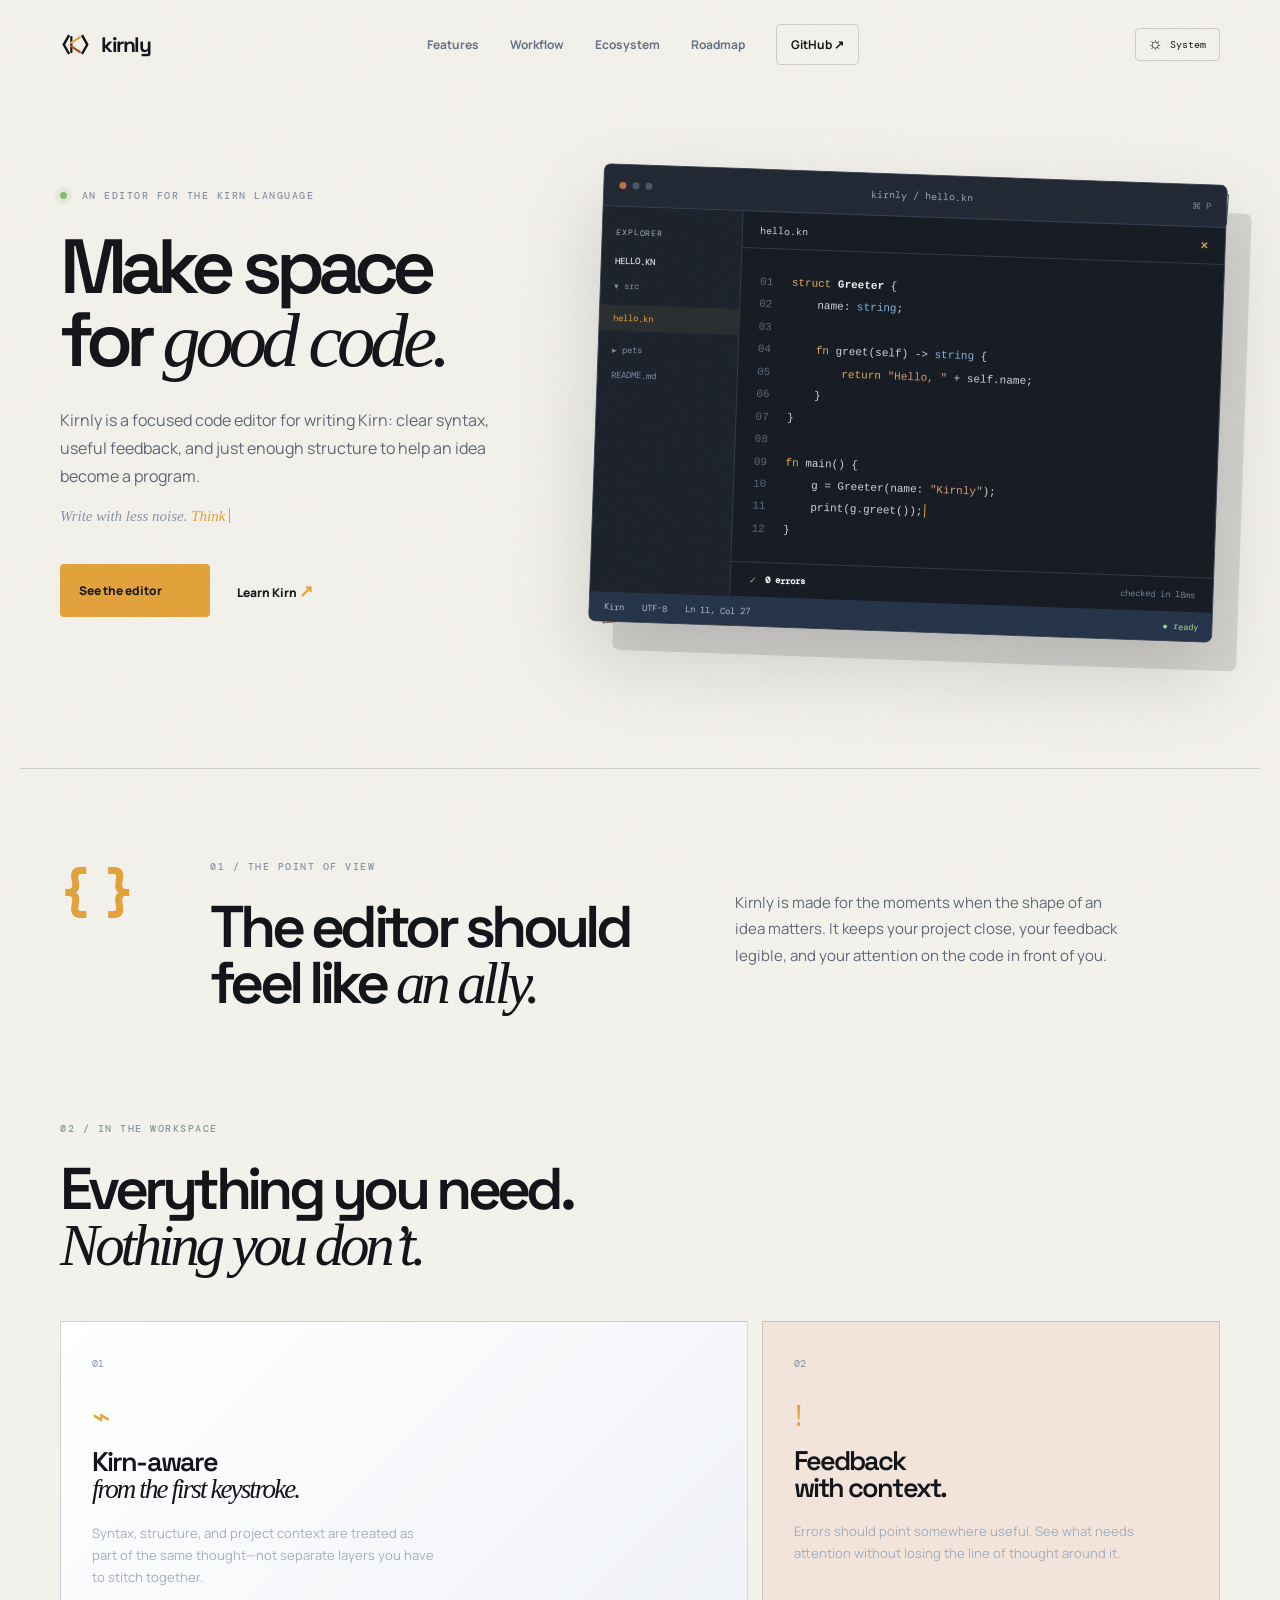
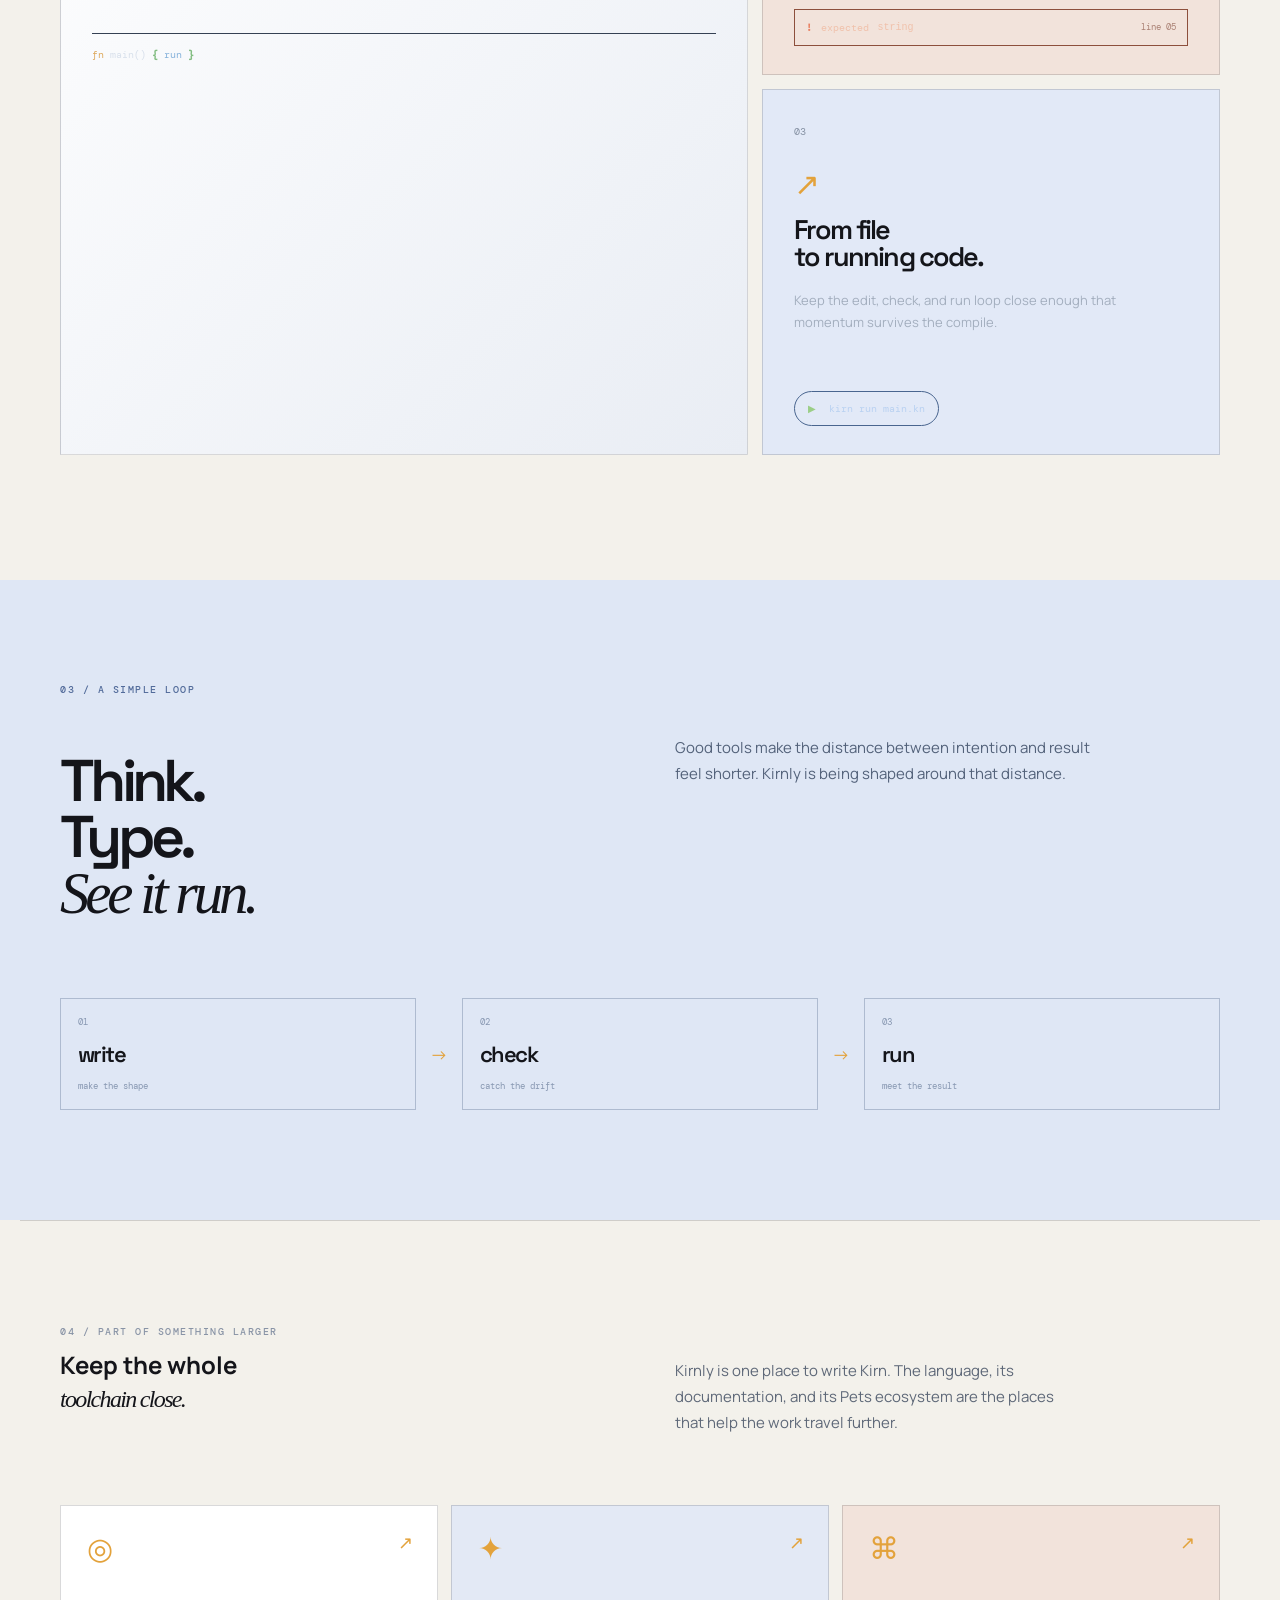
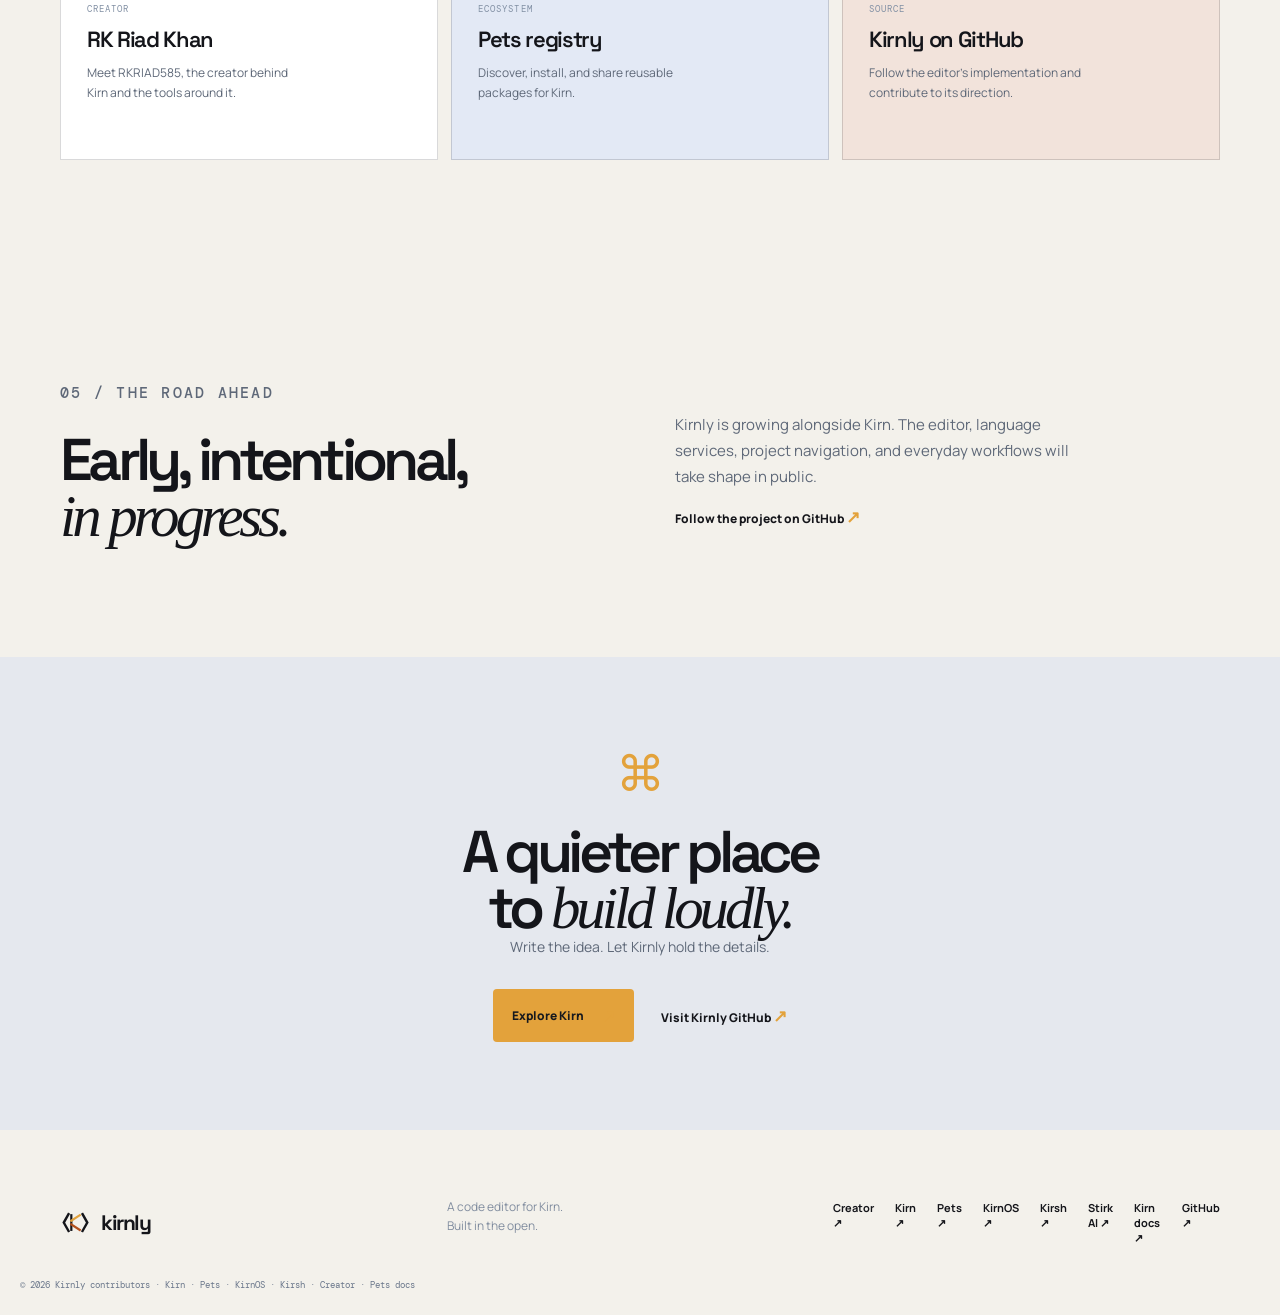
<file: index.html>
<!doctype html>
<html lang="en">
<head>
  <meta charset="UTF-8"><meta name="viewport" content="width=device-width,initial-scale=1">
  <meta name="description" content="Kirnly is a focused code editor for Kirn: write expressive code, see diagnostics in context, and move from idea to running program."
  ><meta name="keywords" content="Kirnly code editor, Kirn editor, Kirn programming language IDE, code editor for Kirn, RK Riad Khan">
  <meta name="author" content="Kirnly contributors"><meta name="robots" content="index, follow, max-image-preview:large"><link rel="canonical" href="https://kirnly.github.io/"><meta name="theme-color" content="#11151d">
  <title>Kirnly — a calm code editor for Kirn</title>
  <meta property="og:type" content="website"><meta property="og:site_name" content="Kirnly"><meta property="og:title" content="Kirnly — a calm code editor for Kirn"><meta property="og:description" content="Write Kirn with a focused editor, useful diagnostics, and a workflow that stays out of your way."><meta property="og:url" content="https://kirnly.github.io/"><meta property="og:image" content="https://kirnly.github.io/Kirnly-logos/logo-on-dark-mode-1280x640.png"><meta property="og:image:alt" content="Kirnly code editor">
  <meta name="twitter:card" content="summary_large_image"><meta name="twitter:title" content="Kirnly — a calm code editor for Kirn"><meta name="twitter:description" content="Write Kirn. See clearly. Run what you make."><meta name="twitter:image" content="https://kirnly.github.io/Kirnly-logos/logo-on-dark-mode-1280x640.png"><meta name="twitter:image:alt" content="Kirnly code editor">
  <link rel="icon" type="image/svg+xml" href="Kirnly-logos/favicon-on-light-mode.svg"><link rel="preconnect" href="https://fonts.googleapis.com"><link rel="preconnect" href="https://fonts.gstatic.com" crossorigin><link href="https://fonts.googleapis.com/css2?family=DM+Mono:wght@400;500&family=Manrope:wght@400;500;600;700;800&family=Space+Grotesk:wght@500;600;700&display=swap" rel="stylesheet"><link rel="stylesheet" href="styles.css">
</head>
<body><div class="noise" aria-hidden="true"></div><header class="site-header"><a class="brand" href="#top"><img src="Kirnly-logos/icon-on-dark-mode.svg" alt=""><span>kirnly</span></a><nav aria-label="Main navigation"><a href="#features">Features</a><a href="#workflow">Workflow</a><a href="#ecosystem">Ecosystem</a><a href="#roadmap">Roadmap</a><a class="github" href="https://github.com/kirnly" target="_blank" rel="noreferrer">GitHub ↗</a></nav><div class="header-tools"><button class="theme-toggle" type="button" aria-label="Use system theme" title="Use system theme"><span class="theme-icon" aria-hidden="true">☼</span><span class="theme-label">System</span></button><button class="menu" aria-label="Toggle navigation" aria-expanded="false"><i></i><i></i></button></div></header>
<main id="top">
<section class="hero shell"><div class="hero-copy"><p class="eyebrow"><span class="live-dot"></span> an editor for the Kirn language</p><h1>Make space<br>for <em>good code.</em></h1><p class="hero-lede">Kirnly is a focused code editor for writing Kirn: clear syntax, useful feedback, and just enough structure to help an idea become a program.</p><p class="hero-typing" aria-live="polite"><span>Write with less noise. </span><strong id="typing-text">Think more clearly.</strong><i class="typing-cursor" aria-hidden="true"></i></p><div class="hero-actions"><a class="button button-copper" href="#editor">See the editor <span>↓</span></a><a class="quiet-link" href="https://rkriad585.github.io/kirn/" target="_blank" rel="noreferrer">Learn Kirn <span>↗</span></a></div></div><div class="editor-stage" id="editor"><div class="editor-window"><div class="window-top"><div class="traffic"><i></i><i></i><i></i></div><span class="window-title">kirnly / hello.kn</span><span class="window-action">⌘ P</span></div><div class="editor-body"><aside class="file-tree"><span class="tree-label">EXPLORER</span><strong>HELLO.KN</strong><span>▾  src</span><span class="active-file">  hello.kn</span><span>▸  pets</span><span>  README.md</span></aside><div class="code-pane"><div class="tab"><span>hello.kn</span><b>×</b></div><pre><code><span class="line-no">01</span> <b>struct</b> <strong>Greeter</strong> {
<span class="line-no">02</span>     name: <i>string</i>;
<span class="line-no">03</span>
<span class="line-no">04</span>     <b>fn</b> greet(self) -&gt; <i>string</i> {
<span class="line-no">05</span>         <b>return</b> <u>"Hello, "</u> + self.name;
<span class="line-no">06</span>     }
<span class="line-no">07</span> }
<span class="line-no">08</span>
<span class="line-no">09</span> <b>fn</b> main() {
<span class="line-no">10</span>     g = Greeter(name: <u>"Kirnly"</u>);
<span class="line-no">11</span>     print(g.greet());<span class="caret"></span>
<span class="line-no">12</span> }</code></pre><div class="diagnostic"><span>✓</span><strong>0 errors</strong><span class="diagnostic-text">checked in 18ms</span></div></div></div><div class="statusbar"><span>Kirn</span><span>UTF-8</span><span>Ln 11, Col 27</span><span class="ready">● ready</span></div></div><div class="stage-label label-top">semantic hints</div><div class="stage-label label-bottom">built for focus</div></div></section>
<section class="manifesto shell"><div class="manifesto-mark">{ }</div><div><p class="eyebrow">01 / the point of view</p><h2>The editor should<br>feel like <em>an ally.</em></h2></div><p>Kirnly is made for the moments when the shape of an idea matters. It keeps your project close, your feedback legible, and your attention on the code in front of you.</p></section>
<section class="features shell" id="features"><div class="section-heading"><p class="eyebrow">02 / in the workspace</p><h2>Everything you need.<br><em>Nothing you don’t.</em></h2></div><div class="feature-grid"><article class="feature feature-main"><span class="feature-no">01</span><div class="feature-symbol">⌁</div><h3>Kirn-aware<br><em>from the first keystroke.</em></h3><p>Syntax, structure, and project context are treated as part of the same thought—not separate layers you have to stitch together.</p><div class="mini-code"><span>fn</span> main() <b>{</b> <i>run</i> <b>}</b></div></article><article class="feature feature-copper"><span class="feature-no">02</span><div class="feature-symbol">!</div><h3>Feedback<br>with context.</h3><p>Errors should point somewhere useful. See what needs attention without losing the line of thought around it.</p><div class="error-line"><b>!</b> expected <code>string</code><span>line 05</span></div></article><article class="feature feature-blue"><span class="feature-no">03</span><div class="feature-symbol">↗</div><h3>From file<br>to running code.</h3><p>Keep the edit, check, and run loop close enough that momentum survives the compile.</p><div class="run-pill"><span>▶</span> kirn run main.kn</div></article></div></section>
<section class="workflow" id="workflow"><div class="shell"><p class="eyebrow">03 / a simple loop</p><div class="workflow-head"><h2>Think.<br>Type.<br><em>See it run.</em></h2><p>Good tools make the distance between intention and result feel shorter. Kirnly is being shaped around that distance.</p></div><div class="workflow-line"><div><span>01</span><strong>write</strong><small>make the shape</small></div><i>→</i><div><span>02</span><strong>check</strong><small>catch the drift</small></div><i>→</i><div><span>03</span><strong>run</strong><small>meet the result</small></div></div></div></section>
<section class="ecosystem shell" id="ecosystem"><div class="ecosystem-head"><div><p class="eyebrow">04 / part of something larger</p><h2>Keep the whole<br><em>toolchain close.</em></h2></div><p>Kirnly is one place to write Kirn. The language, its documentation, and its Pets ecosystem are the places that help the work travel further.</p></div><div class="ecosystem-grid"><a class="ecosystem-card" href="https://rkriad585.github.io" target="_blank" rel="noreferrer"><span class="ecosystem-icon">◎</span><small>CREATOR</small><strong>RK Riad Khan</strong><p>Meet RKRIAD585, the creator behind Kirn and the tools around it.</p><span class="card-arrow">↗</span></a><a class="ecosystem-card" href="https://pets-registry.github.io" target="_blank" rel="noreferrer"><span class="ecosystem-icon">✦</span><small>ECOSYSTEM</small><strong>Pets registry</strong><p>Discover, install, and share reusable packages for Kirn.</p><span class="card-arrow">↗</span></a><a class="ecosystem-card" href="https://github.com/kirnly" target="_blank" rel="noreferrer"><span class="ecosystem-icon">⌘</span><small>SOURCE</small><strong>Kirnly on GitHub</strong><p>Follow the editor’s implementation and contribute to its direction.</p><span class="card-arrow">↗</span></a></div></section>
<section class="roadmap shell" id="roadmap"><div><p class="eyebrow">05 / the road ahead</p><h2>Early, intentional,<br><em>in progress.</em></h2></div><div><p>Kirnly is growing alongside Kirn. The editor, language services, project navigation, and everyday workflows will take shape in public.</p><a class="quiet-link" href="https://github.com/kirnly" target="_blank" rel="noreferrer">Follow the project on GitHub <span>↗</span></a></div></section>
<section class="cta shell"><div class="cta-icon">⌘</div><h2>A quieter place<br>to <em>build loudly.</em></h2><p>Write the idea. Let Kirnly hold the details.</p><div class="hero-actions"><a class="button button-copper" href="https://github.com/rkriad585/kirn" target="_blank" rel="noreferrer">Explore Kirn <span>↗</span></a><a class="quiet-link" href="https://github.com/kirnly" target="_blank" rel="noreferrer">Visit Kirnly GitHub <span>↗</span></a></div></section>
</main><footer class="footer shell"><a class="brand" href="#top"><img src="Kirnly-logos/icon-on-dark-mode.svg" alt=""><span>kirnly</span></a><p>A code editor for Kirn.<br>Built in the open.</p><div><a href="https://rkriad585.github.io/" target="_blank" rel="noreferrer">Creator ↗</a><a href="https://kirn-lang.github.io/" target="_blank" rel="noreferrer">Kirn ↗</a><a href="https://pets-registry.github.io/" target="_blank" rel="noreferrer">Pets ↗</a><a href="https://kirnos-kernel.github.io/" target="_blank" rel="noreferrer">KirnOS ↗</a><a href="https://kirsh-shell.github.io/" target="_blank" rel="noreferrer">Kirsh ↗</a><a href="https://stirk-ai.github.io/" target="_blank" rel="noreferrer">Stirk AI ↗</a><a href="https://rkriad585.github.io/kirn/" target="_blank" rel="noreferrer">Kirn docs ↗</a><a href="https://github.com/kirnly" target="_blank" rel="noreferrer">GitHub ↗</a></div><small>© 2026 Kirnly contributors · <a href="https://kirn-lang.github.io/" target="_blank" rel="noreferrer">Kirn</a> · <a href="https://pets-registry.github.io/" target="_blank" rel="noreferrer">Pets</a> · <a href="https://kirnos-kernel.github.io/" target="_blank" rel="noreferrer">KirnOS</a> · <a href="https://kirsh-shell.github.io/" target="_blank" rel="noreferrer">Kirsh</a> · <a href="https://rkriad585.github.io/" target="_blank" rel="noreferrer">Creator</a> · <a href="https://pets-registry.github.io/pets" target="_blank" rel="noreferrer">Pets docs</a></small></footer><script type="application/ld+json">{"@context":"https://schema.org","@type":"SoftwareApplication","name":"Kirnly","applicationCategory":"DeveloperApplication","operatingSystem":"Windows, macOS, Linux","description":"A focused code editor for the Kirn programming language.","url":"https://kirnly.github.io/","codeRepository":"https://github.com/kirnly","author":{"@type":"Person","name":"RK Riad Khan","alternateName":"RKRIAD585","url":"https://rkriad585.github.io"},"isPartOf":{"@type":"SoftwareSourceCode","name":"Kirn","url":"https://github.com/rkriad585/kirn"},"sameAs":["https://pets-registry.github.io"]}</script><script src="script.js"></script></body></html>
</file>
<file: styles.css>
:root{--ink:#e8ebf0;--muted:#9ba4b3;--bg:#11151d;--panel:#181d26;--panel2:#202733;--line:rgba(232,235,240,.15);--copper:#e3a23b;--rust:#b3501c;--blue:#6e95ea;--serif:Georgia,'Times New Roman',serif;--sans:'Manrope',Arial,sans-serif;--display:'Space Grotesk',var(--sans);--mono:'DM Mono',monospace}*{box-sizing:border-box}html{scroll-behavior:smooth}body{margin:0;background:var(--bg);color:var(--ink);font-family:var(--sans);overflow-x:hidden}.noise{position:fixed;inset:0;pointer-events:none;opacity:.025;z-index:10;background-image:url("data:image/svg+xml,%3Csvg xmlns='http://www.w3.org/2000/svg' width='180' height='180'%3E%3Cfilter id='n'%3E%3CfeTurbulence baseFrequency='.8' numOctaves='3'/%3E%3C/filter%3E%3Crect width='100%25' height='100%25' filter='url(%23n)'/%3E%3C/svg%3E")}.shell{max-width:1240px;margin:auto;padding-left:40px;padding-right:40px}.site-header{height:88px;max-width:1240px;margin:auto;padding:0 40px;display:flex;align-items:center;justify-content:space-between;position:relative;z-index:20}.brand{display:flex;align-items:center;gap:10px;text-decoration:none;color:var(--ink);font:700 21px var(--display);letter-spacing:-.07em}.brand img{width:31px;height:31px;object-fit:contain}.site-header nav{display:flex;gap:31px;align-items:center;font-size:12px;font-weight:700}.site-header nav a,.footer a{color:inherit;text-decoration:none}.site-header nav a:not(.github){color:var(--muted)}.site-header nav a:hover,.footer a:hover{color:var(--ink)}.github{border:1px solid var(--line);padding:11px 14px;border-radius:4px}.header-tools{display:flex;align-items:center;gap:13px}.theme-toggle{display:inline-flex;align-items:center;gap:7px;border:1px solid var(--line);border-radius:4px;background:transparent;color:var(--ink);padding:9px 11px;font:10px var(--mono);cursor:pointer}.theme-toggle:hover{border-color:var(--copper)}.theme-icon{font:17px Georgia,serif;line-height:10px}.theme-label{min-width:38px;text-align:left}.menu{display:none;border:0;background:transparent}.menu i{display:block;width:22px;height:1px;background:var(--ink);margin:5px}.hero{min-height:680px;display:grid;grid-template-columns:.87fr 1.13fr;align-items:center;gap:55px;padding-top:42px;padding-bottom:92px}.eyebrow{font:500 10px var(--mono);letter-spacing:.15em;text-transform:uppercase;color:#8994a6}.live-dot{display:inline-block;width:7px;height:7px;margin-right:7px;border-radius:50%;background:#82bf72;box-shadow:0 0 0 5px rgba(130,191,114,.13)}h1,h2,h3,p{margin-top:0}h1{font:600 clamp(54px,6vw,83px)/.94 var(--display);letter-spacing:-.09em;margin:28px 0 29px}em{font-family:var(--serif);font-weight:400;letter-spacing:-.07em}.hero-lede{max-width:455px;color:#b0b9c8;font-size:16px;line-height:1.75}.hero-typing{font:italic 15px var(--serif);color:var(--copper);margin:18px 0 0;min-height:23px}.hero-typing span{color:#8994a6}.hero-typing strong{font-weight:400}.typing-cursor{display:inline-block;width:1px;height:15px;background:var(--copper);margin-left:4px;vertical-align:-2px;animation:blink 1s steps(1) infinite}@keyframes blink{50%{opacity:0}}.hero-actions{display:flex;align-items:center;gap:27px;margin-top:33px}.button{display:inline-flex;align-items:center;gap:17px;padding:15px 19px;border-radius:4px;text-decoration:none;font-size:12px;font-weight:800}.button span,.quiet-link span{font-size:17px;color:var(--copper)}.button-copper{background:var(--copper);color:#17191e}.quiet-link{color:var(--ink);font-size:12px;font-weight:800;text-decoration:none}.editor-stage{min-height:480px;position:relative;display:flex;align-items:center;justify-content:center}.editor-window{width:min(670px,100%);position:relative;z-index:2;background:#171c24;border:1px solid #3b4658;border-radius:7px;overflow:hidden;box-shadow:25px 28px 0 rgba(0,0,0,.2),0 35px 80px rgba(0,0,0,.28);transform:rotate(2deg)}.window-top{height:42px;background:#222934;display:flex;align-items:center;padding:0 15px;border-bottom:1px solid #364152}.traffic{display:flex;gap:6px}.traffic i{width:7px;height:7px;background:#4a5669;border-radius:50%}.traffic i:first-child{background:#c36e4a}.window-title{font:10px var(--mono);color:#9aa5b5;margin-left:auto;margin-right:auto}.window-action{font:9px var(--mono);color:#7a879a}.editor-body{display:flex;min-height:320px}.file-tree{width:140px;padding:20px 13px;background:#1d232d;border-right:1px solid #303a4a;display:flex;flex-direction:column;gap:13px;font:9px var(--mono);color:#7f8b9d}.tree-label{font-size:8px;letter-spacing:.12em;color:#aab3c0;margin-bottom:5px}.file-tree strong{color:#d7dde6;font-weight:500}.active-file{color:var(--copper);background:#2a2e30;margin:0 -13px;padding:7px 13px}.code-pane{flex:1;min-width:0}.tab{height:37px;border-bottom:1px solid #303a4a;display:flex;align-items:center;justify-content:space-between;padding:0 17px;color:#c7ced9;font:10px var(--mono)}.tab b{font-size:14px;font-weight:400;color:#778398}.code-pane pre{margin:0;padding:22px 19px;color:#cbd3df;font:11px/1.95 var(--mono);overflow:hidden}.code-pane .line-no{display:inline-block;width:25px;color:#59677b;user-select:none}.code-pane b{color:#dda85b;font-weight:500}.code-pane strong{color:#eff2f4}.code-pane i{color:#86b2db;font-style:normal}.code-pane u{color:#dc9877;text-decoration:none}.caret{display:inline-block;width:1px;height:14px;background:var(--copper);vertical-align:-3px;margin-left:2px}.diagnostic{border-top:1px solid #303a4a;padding:11px 18px;display:flex;align-items:center;gap:8px;font:9px var(--mono);color:#83bd82}.diagnostic-text{color:#718096;margin-left:auto}.statusbar{height:29px;background:#26344a;display:flex;align-items:center;gap:18px;padding:0 14px;font:9px var(--mono);color:#aebbd0}.statusbar .ready{color:#9bce87;margin-left:auto}.stage-label{position:absolute;font:9px var(--mono);letter-spacing:.08em;text-transform:uppercase;color:#78869b;border:1px solid #354153;padding:8px 10px}.label-top{right:-8px;top:28px;transform:rotate(4deg)}.label-bottom{left:5px;bottom:25px;transform:rotate(-6deg);color:var(--copper);border-color:#755b37}.manifesto{border-top:1px solid var(--line);padding-top:91px;padding-bottom:110px;display:grid;grid-template-columns:110px 1fr 1fr;gap:40px;align-items:start}.manifesto-mark{font:600 49px var(--mono);color:var(--copper);letter-spacing:-.15em}.manifesto h2,.features h2,.workflow h2,.roadmap h2,.cta h2{font:600 clamp(39px,4.6vw,61px)/.95 var(--display);letter-spacing:-.08em;margin:26px 0 0}.manifesto>p{color:var(--muted);font-size:15px;line-height:1.75;margin-top:30px;max-width:390px}.features{padding-bottom:125px}.section-heading{margin-bottom:47px}.feature-grid{display:grid;grid-template-columns:1.2fr .8fr;gap:14px}.feature{min-height:285px;background:var(--panel);border:1px solid var(--line);padding:28px 31px;position:relative;overflow:hidden}.feature-main{grid-row:span 2;min-height:584px;background:linear-gradient(135deg,#1b222c,#121820)}.feature-copper{background:#2a211f}.feature-blue{background:#1c273b}.feature-no{font:10px var(--mono);color:#8490a2}.feature-symbol{font:31px Georgia,serif;color:var(--copper);margin:26px 0 13px}.feature h3{font:600 27px/1.02 var(--display);letter-spacing:-.07em;margin:0 0 18px}.feature p{max-width:345px;color:#a3aebe;font-size:13px;line-height:1.7}.mini-code,.run-pill,.error-line{font:10px var(--mono);margin-top:45px}.mini-code{color:#d8e0eb;border-top:1px solid #354153;padding-top:14px}.mini-code span{color:#dda85b}.mini-code b{color:#83bd82}.mini-code i{color:#86b2db;font-style:normal}.error-line{border:1px solid #8d4f3c;padding:11px;color:#f0c1ab;display:flex;gap:9px;align-items:center}.error-line b{color:#e98364}.error-line span{color:#aa8174;margin-left:auto;font-size:9px}.run-pill{display:inline-block;border:1px solid #49658f;border-radius:30px;padding:10px 13px;color:#b9d1f1}.run-pill span{color:#9bce87;margin-right:7px}.workflow{background:#202a3b;padding:103px 0 110px}.workflow .eyebrow{color:#8298bd}.workflow-head{display:grid;grid-template-columns:1fr 1fr;gap:70px;margin-top:31px}.workflow-head p{color:#abb8ca;font-size:15px;line-height:1.75;max-width:420px;margin-top:8px}.workflow-line{display:flex;align-items:center;gap:14px;margin-top:76px}.workflow-line>div{height:112px;border:1px solid #45546d;flex:1;padding:17px;display:flex;flex-direction:column;justify-content:space-between}.workflow-line span,.workflow-line small{font:9px var(--mono);color:#8797b1}.workflow-line strong{font:600 22px var(--display);letter-spacing:-.07em}.workflow-line i{font-style:normal;color:var(--copper);font-size:18px}.roadmap{padding-top:106px;padding-bottom:112px;display:grid;grid-template-columns:1fr 1fr;gap:70px}.roadmap>div+div{padding-top:32px}.roadmap p{color:var(--muted);font-size:15px;line-height:1.75;max-width:420px}.cta{background:#1b222c;text-align:center;padding-top:85px;padding-bottom:88px;max-width:none}.cta-icon{font:49px var(--mono);color:var(--copper)}.cta h2{margin-top:18px}.cta p{color:#aab4c3;font-size:14px}.cta .hero-actions{justify-content:center}.footer{min-height:185px;display:grid;grid-template-columns:1fr 1fr 1fr;align-items:center;position:relative}.footer p{font-size:12px;line-height:1.6;color:#818d9f}.footer>div{display:flex;justify-content:flex-end;gap:21px;font-size:11px;font-weight:700}.footer small{position:absolute;bottom:24px;font:9px var(--mono);color:#69768a}
@media(max-width:800px){.shell{padding-left:22px;padding-right:22px}.site-header{height:72px;padding:0 22px}.site-header nav{display:none;position:absolute;top:72px;left:22px;right:22px;padding:19px;background:var(--panel);border:1px solid var(--line);flex-direction:column;align-items:flex-start;gap:19px;z-index:5}.site-header nav.open{display:flex}.menu{display:block}.theme-label{display:none}.theme-toggle{padding:8px 9px}.hero{display:block;padding-top:65px;padding-bottom:80px}.hero-copy{max-width:600px}.editor-stage{height:425px;min-height:0;margin-top:18px}.editor-window{transform:rotate(1deg);width:100%}.file-tree{width:102px;font-size:8px}.code-pane pre{font-size:9px;padding:16px 8px}.code-pane .line-no{width:19px}.stage-label{font-size:8px}.label-top{right:0}.label-bottom{left:0}.manifesto{display:block;padding-top:70px;padding-bottom:80px}.manifesto>p{margin-top:30px}.manifesto-mark{margin-bottom:35px}.features{padding-bottom:80px}.feature-grid{grid-template-columns:1fr;gap:10px}.feature-main{grid-row:auto;min-height:420px}.feature{min-height:250px}.workflow{padding:73px 0 79px}.workflow-head{display:block}.workflow-head p{margin-top:28px}.workflow-line{display:grid;grid-template-columns:1fr 1fr;margin-top:48px}.workflow-line i{display:none}.workflow-line>div{height:105px}.roadmap{display:block;padding-top:75px;padding-bottom:80px}.roadmap>div+div{padding-top:32px}.cta{padding-left:22px;padding-right:22px}.footer{display:block;padding-top:38px;padding-bottom:80px}.footer p{margin:25px 0}.footer>div{justify-content:flex-start;flex-wrap:wrap}.footer small{left:22px}.hero-actions{gap:18px;flex-wrap:wrap}h1{font-size:56px}}
body.theme-light{--ink:#14151a;--muted:#5e6878;--bg:#f3f1eb;--panel:#ffffff;--panel2:#ebe8e0;--line:rgba(20,21,26,.16)}body.theme-light .noise{opacity:.035}body.theme-light .hero-lede,body.theme-light .manifesto>p,body.theme-light .roadmap p{color:#5e6878}body.theme-light .site-header nav a:not(.github){color:#657184}body.theme-light .editor-window{box-shadow:25px 28px 0 rgba(20,21,26,.12),0 35px 80px rgba(20,21,26,.16)}body.theme-light .feature-main{background:linear-gradient(135deg,#ffffff,#e9edf4)}body.theme-light .feature-copper{background:#f2e3db}body.theme-light .feature-blue{background:#e2e9f7}body.theme-light .workflow{background:#dfe7f5;color:#14151a}body.theme-light .workflow .eyebrow{color:#526b9a}body.theme-light .workflow-head p{color:#53627a}body.theme-light .workflow-line>div{border-color:#aebbd0}body.theme-light .cta{background:#e5e8ee}body.theme-light .cta p{color:#5e6878}
.ecosystem{padding-top:104px;padding-bottom:114px;border-top:1px solid var(--line)}.ecosystem-head{display:grid;grid-template-columns:1fr 1fr;gap:70px}.ecosystem-head>p{color:var(--muted);font-size:15px;line-height:1.75;max-width:410px;margin-top:33px}.ecosystem-grid{display:grid;grid-template-columns:repeat(3,1fr);gap:13px;margin-top:53px}.ecosystem-card{position:relative;min-height:255px;padding:25px 26px;text-decoration:none;color:var(--ink);background:var(--panel);border:1px solid var(--line);transition:transform .2s,border-color .2s}.ecosystem-card:hover{transform:translateY(-5px);border-color:var(--copper)}.ecosystem-card:nth-child(2){background:#242b3b}.ecosystem-card:nth-child(3){background:#2a211f}.ecosystem-icon{display:block;font:30px Georgia,serif;color:var(--copper);margin-bottom:37px}.ecosystem-card small{display:block;font:9px var(--mono);color:#8290a4;letter-spacing:.12em}.ecosystem-card strong{display:block;font:600 22px var(--display);letter-spacing:-.06em;margin:10px 0}.ecosystem-card p{color:#a7b1c0;font-size:12px;line-height:1.65;max-width:220px}.card-arrow{position:absolute;right:24px;top:24px;color:var(--copper);font-size:18px}.theme-light .ecosystem-card{background:#fff}.theme-light .ecosystem-card:nth-child(2){background:#e3e9f5}.theme-light .ecosystem-card:nth-child(3){background:#f2e3db}.theme-light .ecosystem-card p{color:#5e6878}
@media(max-width:800px){.ecosystem{padding-top:75px;padding-bottom:80px}.ecosystem-head{display:block}.ecosystem-head>p{margin-top:29px}.ecosystem-grid{grid-template-columns:1fr;gap:10px;margin-top:38px}.ecosystem-card{min-height:220px}}
</file>
